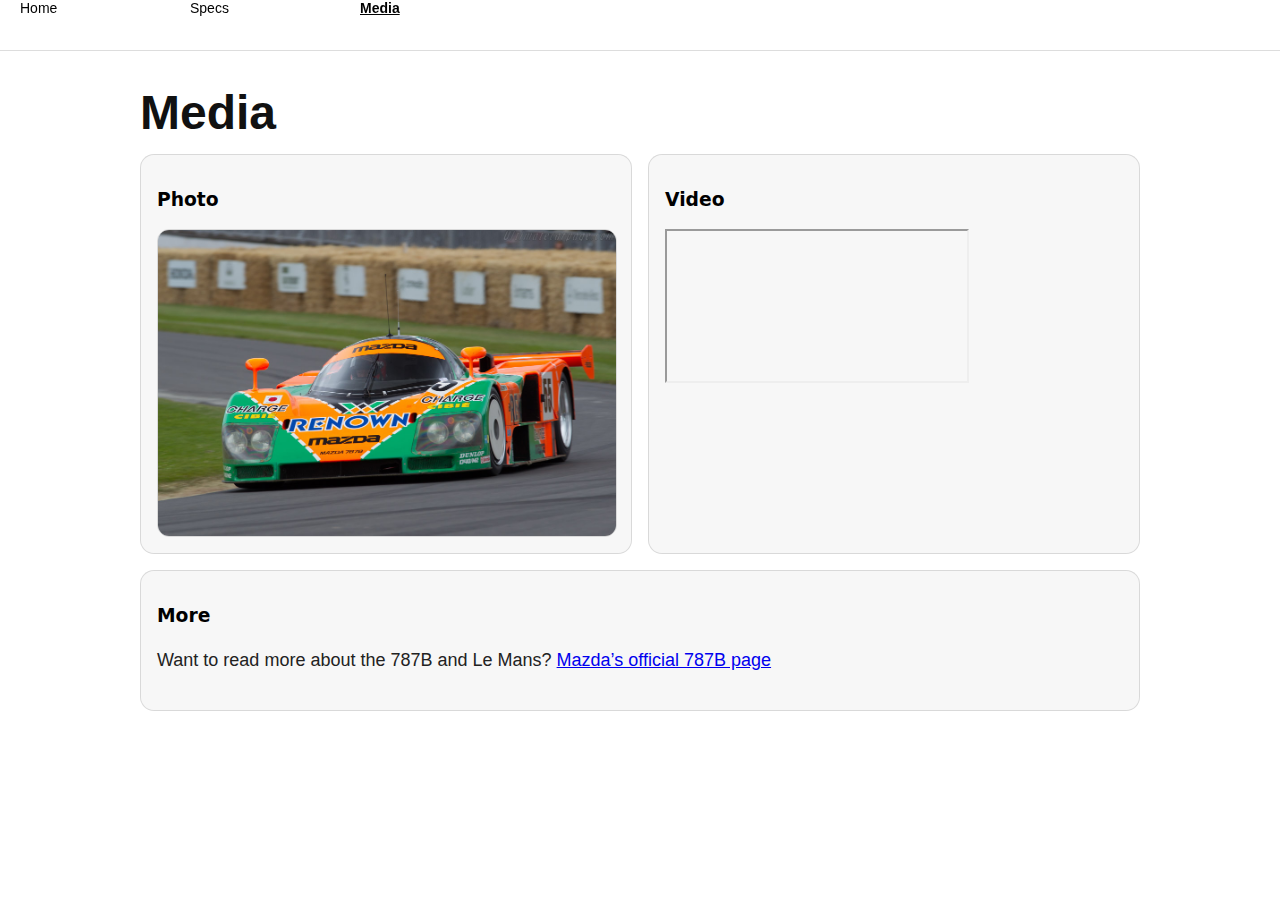
<file: media.html>
<!DOCTYPE html>
<html lang="en">
<head>
  <meta charset="UTF-8" />
  <meta name="viewport" content="width=device-width, initial-scale=1.0" />
  <title>Mazda 787B — Media</title>
  <link rel="stylesheet" href="./styles.css" />
</head>
<body>

  <nav class="top-nav">
    <a href="index.html">Home</a>
    <a href="specs.html">Specs</a>
    <a class="active" href="media.html">Media</a>
  </nav>

  <main class="page-content">
    <h1 class="page-title">Media</h1>
    <p class="page-subtitle"></p>

    <div class="media-grid">
      <div class="card">
        <h3>Photo</h3>
        <img class="media-img" src="./mazdaimage.jpg" alt="Mazda 787B" />
      </div>

      <div class="card">
        <h3>Video</h3>
        <div class="video-wrap">
          <iframe
            src="https://www.youtube.com/embed/8XM8yIuNSAk?si=7rxcXT7XY9ig4UUj"
            title="YouTube video player"
            allow="accelerometer; autoplay; clipboard-write; encrypted-media; gyroscope; picture-in-picture; web-share"
            referrerpolicy="strict-origin-when-cross-origin"
            allowfullscreen>
          </iframe>
        </div>
      </div>
    </div>

    <div class="card">
      <h3>More</h3>
      <p>
        Want to read more about the 787B and Le Mans?
        <a href="https://www.mazda.com/en/experience/mspr/motorsports/lemans30th/mazda787b/" target="_blank" rel="noopener noreferrer">
          Mazda’s official 787B page
        </a>
      </p>
    </div>

  </main>

</body>
</html>
</file>
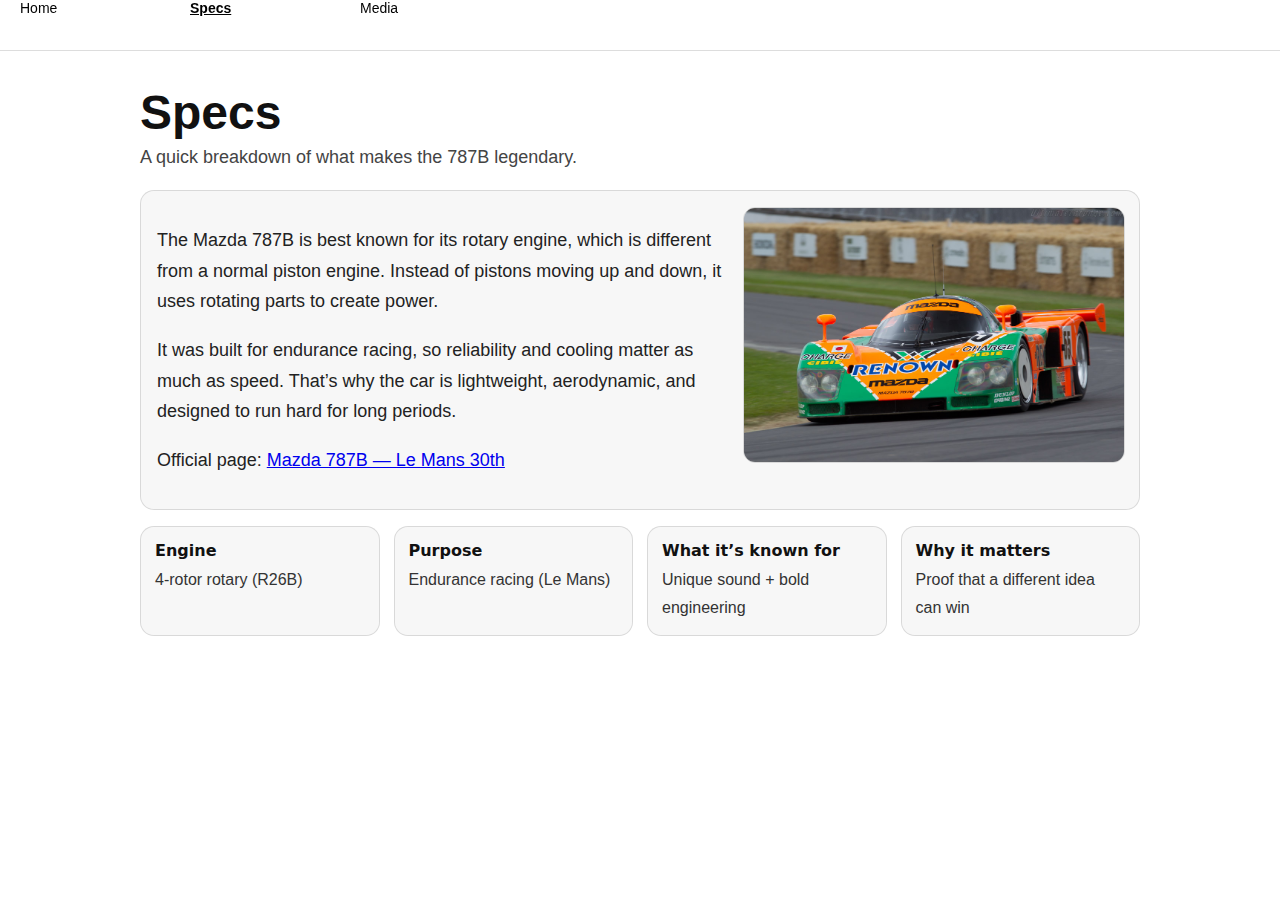
<file: specs.html>
<!DOCTYPE html>
<html lang="en">
<head>
  <meta charset="UTF-8" />
  <meta name="viewport" content="width=device-width, initial-scale=1.0" />
  <title>Mazda 787B — Specs</title>
  <link rel="stylesheet" href="./styles.css" />
</head>
<body>

  <nav class="top-nav">
    <a href="index.html">Home</a>
    <a class="active" href="specs.html">Specs</a>
    <a href="media.html">Media</a>
  </nav>

  <main class="page-content">
    <h1 class="page-title">Specs</h1>
    <p class="page-subtitle">A quick breakdown of what makes the 787B legendary.</p>

    <div class="card">
      <div class="spec-hero">
        <div class="spec-text">
          <p>
            The Mazda 787B is best known for its rotary engine, which is different from a normal piston engine.
            Instead of pistons moving up and down, it uses rotating parts to create power.
          </p>
          <p>
            It was built for endurance racing, so reliability and cooling matter as much as speed.
            That’s why the car is lightweight, aerodynamic, and designed to run hard for long periods.
          </p>
          <p>
            Official page:
            <a href="https://www.mazda.com/en/experience/mspr/motorsports/lemans30th/mazda787b/" target="_blank" rel="noopener noreferrer">
              Mazda 787B — Le Mans 30th
            </a>
          </p>
        </div>

        <img class="spec-img" src="./mazdaimage.jpg" alt="Mazda 787B" />
      </div>
    </div>

    <div class="spec-grid">
      <div class="spec-box">
        <h3>Engine</h3>
        <p>4-rotor rotary (R26B)</p>
      </div>
      <div class="spec-box">
        <h3>Purpose</h3>
        <p>Endurance racing (Le Mans)</p>
      </div>
      <div class="spec-box">
        <h3>What it’s known for</h3>
        <p>Unique sound + bold engineering</p>
      </div>
      <div class="spec-box">
        <h3>Why it matters</h3>
        <p>Proof that a different idea can win</p>
      </div>
    </div>

  </main>

</body>
</html>
</file>
<file: styles.css>
:root{
  --bs-blue:#0d6efd;
  --bs-indigo:#6610f2;
  --bs-purple:#6f42c1;
  --bs-pink:#d63384;
  --bs-red:#dc3545;
  --bs-orange:#bd5d38;
  --bs-yellow:#ffc107;
  --bs-green:#198754;
  --bs-teal:#20c997;
  --bs-cyan:#0dcaf0;
  --bs-white:#fff;
  --bs-gray:#6c757d;
  --bs-gray-dark:#343a40;
  --bs-gray-100:#f8f9fa;
  --bs-gray-200:#e9ecef;
  --bs-gray-300:#dee2e6;
  --bs-gray-400:#ced4da;
  --bs-gray-500:#adb5bd;
  --bs-gray-600:#6c757d;
  --bs-gray-700:#495057;
  --bs-gray-800:#343a40;
  --bs-gray-900:#212529;
  --bs-primary:#3474ff;
  --bs-secondary:#6c757d;
  --bs-success:#198754;
  --bs-info:#0dcaf0;
  --bs-warning:#ffc107;
  --bs-danger:#dc3545;
  --bs-light:#f8f9fa;
  --bs-dark:#212529;
  --bs-primary-rgb:52,116,255;
  --bs-secondary-rgb:108,117,125;
  --bs-success-rgb:25,135,84;
  --bs-info-rgb:13,202,240;
  --bs-warning-rgb:255,193,7;
  --bs-danger-rgb:220,53,69;
  --bs-light-rgb:248,249,250;
  --bs-dark-rgb:33,37,41;
  --bs-white-rgb:255,255,255;
  --bs-black-rgb:0,0,0;
  --bs-body-color-rgb:33,37,41;
  --bs-body-bg-rgb:255,255,255;
  --bs-font-sans-serif:system-ui,-apple-system,"Segoe UI",Roboto,"Helvetica Neue",Arial,"Noto Sans","Liberation Sans",sans-serif,"Apple Color Emoji","Segoe UI Emoji","Segoe UI Symbol","Noto Color Emoji";
  --bs-font-monospace:SFMono-Regular,Menlo,Monaco,Consolas,"Liberation Mono","Courier New",monospace;
  --bs-gradient:linear-gradient(180deg,rgba(255,255,255,.15),rgba(255,255,255,0));
  --bs-body-font-family:Muli,-apple-system,BlinkMacSystemFont,"Segoe UI",Roboto,"Helvetica Neue",Arial,sans-serif;
  --bs-body-font-size:1rem;
  --bs-body-font-weight:400;
  --bs-body-line-height:1.5;
  --bs-body-color:#212529;
  --bs-body-bg:#fff;
}

body{
  margin:0;
  min-height:100vh;
  background:#fff;
  font-family:var(--bs-font-sans-serif);
}

#stage{
  position:fixed;
  inset:0;
  z-index:1;
  pointer-events:auto;
}

canvas{
  width:100%;
  height:100%;
  display:block;
  background:transparent;
  touch-action:none;
  cursor:grab;
}

canvas:active{ cursor:grabbing; }

.side-text-center{
  position:absolute;
  left:0;
  top:0;
  width:33.333vw;
  height:100vh;
  display:flex;
  flex-direction:column;
  align-items:center;
  justify-content:center;
  text-align:center;
  z-index:10;
  pointer-events:none;
  gap:16px;
}

.side-text-center-right{
  position:absolute;
  left:66.666vw;
  top:0;
  width:33.333vw;
  height:100vh;
  display:flex;
  flex-direction:column;
  align-items:center;
  justify-content:center;
  text-align:center;
  z-index:10;
  pointer-events:none;
  gap:16px;
}

h1,h2{ margin:1px; }

h1{
  font-size:60px;
  font-family:'Montserrat',sans-serif;
  line-height:.95;
}

h2{
  font-size:40px;
  font-family:'Montserrat',sans-serif;
}

p{
  font-size:18px;
  font-family:'Montserrat',sans-serif;
  color:#222;
  line-height:1.7;
}

.home-white p{ color:#fff; }

a{
  position:relative;
  width:150px;
  height:50px;
  transition:4s;
  transform-style:preserve-3d;
  transform:perspective(1000px) rotateX(0deg);
}

a:hover{
  transform:perspective(1000px) rotateX(360deg);
}

a span{
  position:absolute;
  top:0;
  left:0;
  width:100%;
  height:100%;
  display:flex;
  align-items:center;
  justify-content:center;
  color:#000;
  background:rgba(255,255,255,.9);
  font-family:sans-serif;
  text-transform:uppercase;
  font-size:22px;
  letter-spacing:2px;
  transition:.5s;
  border:2px solid #000;
  box-sizing:border-box;
  box-shadow:inset 0 20px 50px rgba(0,0,0,.2);
}

a:hover span{
  color:#fff;
  background:rgba(3,169,244,.8);
}

a span:nth-child(1){ transform:rotateX(360deg) translateZ(25px); }
a span:nth-child(2){ transform:rotateX(270deg) translateZ(25px); }
a span:nth-child(3){ transform:rotateX(180deg) translateZ(25px); }
a span:nth-child(4){ transform:rotateX(90deg) translateZ(25px); }

.fade-in{
  opacity:0;
  animation:fadeIn 1.2s ease forwards;
}

@keyframes fadeIn{
  from{ opacity:0; transform:translateY(10px); }
  to{ opacity:1; transform:translateY(0); }
}

.button-86{
  all:unset;
  width:100px;
  height:30px;
  font-size:16px;
  background:transparent;
  border:none;
  position:relative;
  color:#f0f0f0;
  cursor:pointer;
  z-index:1;
  padding:10px 20px;
  display:flex;
  align-items:center;
  justify-content:center;
  white-space:nowrap;
  user-select:none;
  -webkit-user-select:none;
  touch-action:manipulation;
}

.button-86::after,
.button-86::before{
  content:'';
  position:absolute;
  bottom:0;
  right:0;
  z-index:-99999;
  transition:all .4s;
}

.button-86::before{
  transform:translate(0%,0%);
  width:100%;
  height:100%;
  background:#28282d;
  border-radius:10px;
}

.button-86::after{
  transform:translate(10px,10px);
  width:35px;
  height:35px;
  background:#ffffff15;
  backdrop-filter:blur(5px);
  -webkit-backdrop-filter:blur(5px);
  border-radius:50px;
}

.button-86:hover::before{
  transform:translate(5%,20%);
  width:110%;
  height:110%;
}

.button-86:hover::after{
  border-radius:10px;
  transform:translate(0,0);
  width:100%;
  height:100%;
}

.button-86:active::after{
  transition:0s;
  transform:translate(0,5%);
}

@media (max-width:800px){
  .side-text-center{
    width:100vw;
    padding:0 18px;
  }
  .side-text-center-right{
    left:0;
    width:100vw;
    height:auto;
    top:auto;
    bottom:40px;
    padding:0 18px;
  }
}

.top-nav{
  position:fixed;
  top:0;
  left:0;
  width:100%;
  height:50px;
  display:flex;
  align-items:center;
  gap:20px;
  padding:0 20px;
  background:#fff;
  border-bottom:1px solid #ddd;
  z-index:100;
  pointer-events:auto;
}

.top-nav a{
  text-decoration:none;
  color:#000;
  font-size:14px;
  font-family:'Montserrat',sans-serif;
}

.top-nav a:hover{ text-decoration:underline; }

.top-nav a.active{
  font-weight:800;
  text-decoration:underline;
}

.page-content{
  max-width:1000px;
  margin:0 auto;
  padding:90px 20px 50px;
}

.page-title{
  margin:0 0 6px;
  font-size:48px;
  color:#111;
}

.page-subtitle{
  margin:0 0 18px;
  font-size:18px;
  color:#444;
}

.card{
  border:1px solid rgba(0,0,0,.12);
  border-radius:14px;
  padding:16px;
  background:rgba(0,0,0,.03);
  margin-bottom:16px;
}

.spec-hero{
  display:grid;
  grid-template-columns:1.2fr .8fr;
  gap:16px;
  align-items:start;
}

.spec-img{
  width:100%;
  border-radius:12px;
  border:1px solid rgba(0,0,0,.12);
  display:block;
}

.spec-grid{
  display:grid;
  grid-template-columns:repeat(auto-fit,minmax(220px,1fr));
  gap:14px;
}

.spec-box{
  border:1px solid rgba(0,0,0,.12);
  border-radius:14px;
  padding:14px;
  background:rgba(0,0,0,.03);
}

.spec-box h3{
  margin:0 0 6px;
  font-size:16px;
  color:#111;
}

.spec-box p{
  margin:0;
  font-size:16px;
  color:#333;
}

.media-grid{
  display:grid;
  grid-template-columns:repeat(auto-fit,minmax(320px,1fr));
  gap:16px;
}

.media-img{
  width:100%;
  border-radius:12px;
  border:1px solid rgba(0,0,0,.12);
  display:block;
  margin-top:10px;
}

.small-note{
  font-size:14px !important;
  color:#555 !important;
  margin-top:10px;
}

@media (max-width:800px){
  .spec-hero{ grid-template-columns:1fr; }
  .page-title{ font-size:38px; }
}
</file>
